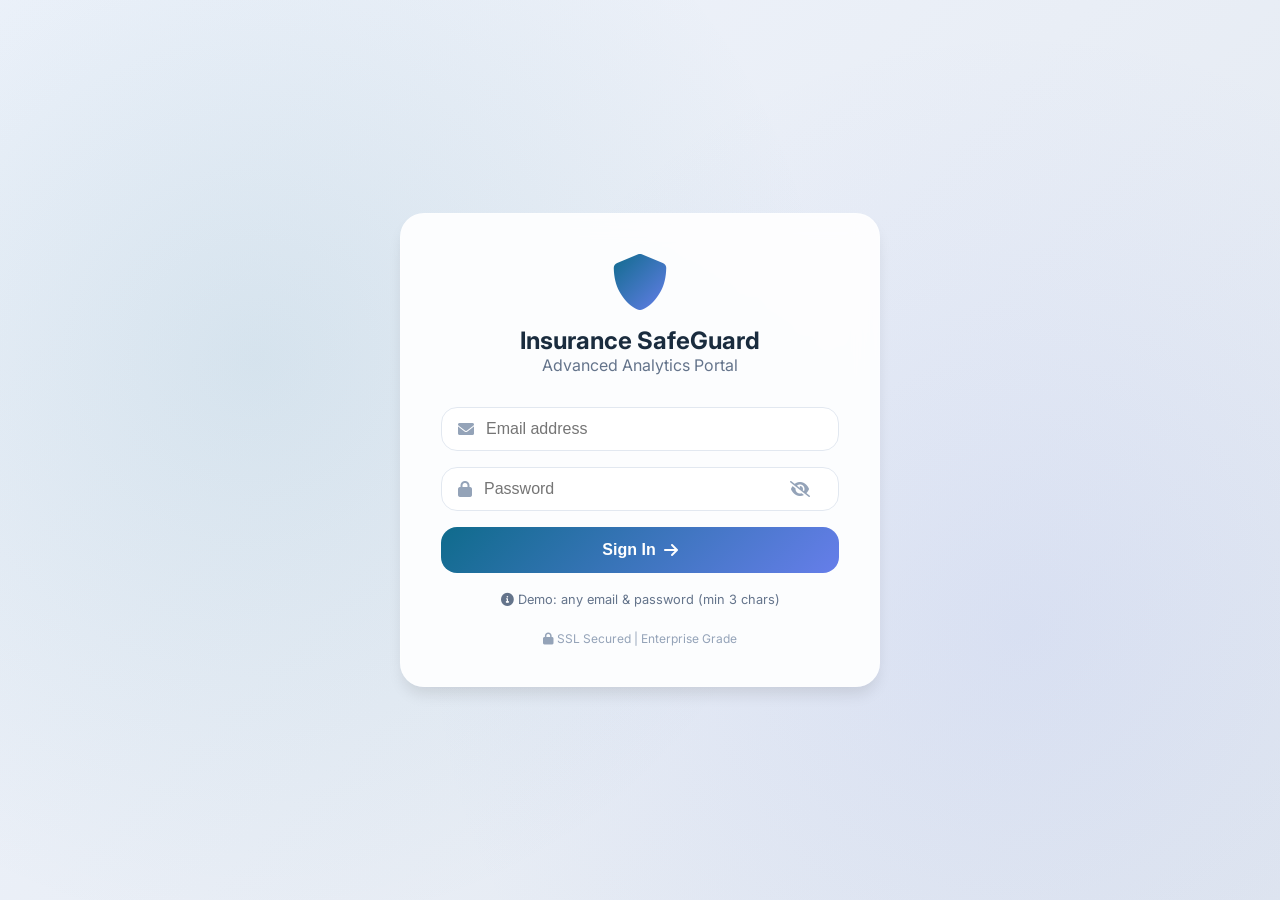
<file: index.html>
<!DOCTYPE html>
<html lang="en">
<head>
    <meta charset="UTF-8">
    <meta name="viewport" content="width=device-width, initial-scale=1.0">
    <title>Insurance SafeGuard | Secure Portal</title>
    <link rel="stylesheet" href="style.css">
    <link href="https://fonts.googleapis.com/css2?family=Inter:opsz,wght@14..32,300;14..32,400;14..32,500;14..32,600;14..32,700;14..32,800&display=swap" rel="stylesheet">
    <link rel="stylesheet" href="https://cdnjs.cloudflare.com/ajax/libs/font-awesome/6.0.0-beta3/css/all.min.css">
</head>
<body class="login-body">
    <div class="particles-bg"></div>
    <div class="login-container">
        <div class="login-card glass-effect">
            <div class="login-header">
                <div class="logo-animation">
                    <i class="fas fa-shield-alt"></i>
                </div>
                <h2>Insurance SafeGuard</h2>
                <p>Advanced Analytics Portal</p>
            </div>
            <form id="loginForm">
                <div class="input-group">
                    <i class="fas fa-envelope"></i>
                    <input type="email" id="email" placeholder="Email address" required autocomplete="off">
                </div>
                <div class="input-group">
                    <i class="fas fa-lock"></i>
                    <input type="password" id="password" placeholder="Password" required>
                    <i class="fas fa-eye-slash toggle-password" style="cursor: pointer; margin-left: auto;"></i>
                </div>
                <button type="submit" class="login-btn">
                    <span>Sign In</span>
                    <i class="fas fa-arrow-right"></i>
                </button>
                <div class="demo-hint">
                    <i class="fas fa-info-circle"></i> Demo: any email & password (min 3 chars)
                </div>
            </form>
            <div class="security-badge">
                <i class="fas fa-lock"></i> SSL Secured | Enterprise Grade
            </div>
        </div>
    </div>
    <script src="script.js"></script>
</body>
</html>
</file>
<file: style.css>
/* ===== RESET & GLOBAL ===== */
* {
    margin: 0;
    padding: 0;
    box-sizing: border-box;
}

:root {
    --primary: #0f6b8c;
    --primary-dark: #0a4e68;
    --primary-light: #3ec1e0;
    --secondary: #667eea;
    --accent: #764ba2;
    --dark: #1a2c3e;
    --light: #f8fafc;
    --success: #10b981;
    --warning: #f59e0b;
    --danger: #ef4444;
    --glass-bg: rgba(255, 255, 255, 0.9);
    --glass-border: rgba(255, 255, 255, 0.2);
    --shadow-sm: 0 4px 6px -1px rgba(0, 0, 0, 0.1);
    --shadow-md: 0 10px 15px -3px rgba(0, 0, 0, 0.1);
    --shadow-lg: 0 20px 25px -5px rgba(0, 0, 0, 0.1);
    --shadow-xl: 0 25px 50px -12px rgba(0, 0, 0, 0.25);
}

body {
    font-family: 'Inter', sans-serif;
    background: linear-gradient(135deg, #f0f4fc 0%, #e2e8f0 100%);
    min-height: 100vh;
    color: var(--dark);
    transition: background 0.3s, color 0.3s;
}

body.dark-mode {
    background: linear-gradient(135deg, #0f172a 0%, #1e293b 100%);
    color: #f1f5f9;
}

body.dark-mode .glass-effect {
    background: rgba(30, 41, 59, 0.85);
    backdrop-filter: blur(12px);
    border: 1px solid rgba(255, 255, 255, 0.1);
}

/* ===== GLASS EFFECT ===== */
.glass-effect {
    background: var(--glass-bg);
    backdrop-filter: blur(12px);
    border-radius: 1.5rem;
    border: 1px solid var(--glass-border);
    box-shadow: var(--shadow-md);
}

/* ===== LOGIN PAGE ===== */
.login-body {
    min-height: 100vh;
    display: flex;
    align-items: center;
    justify-content: center;
    position: relative;
    overflow: hidden;
}

.particles-bg {
    position: absolute;
    width: 100%;
    height: 100%;
    background: radial-gradient(circle at 20% 40%, rgba(15,107,140,0.1) 0%, transparent 50%),
                radial-gradient(circle at 80% 70%, rgba(102,126,234,0.1) 0%, transparent 50%);
}

.login-container {
    width: 100%;
    display: flex;
    justify-content: center;
    align-items: center;
    padding: 1.5rem;
    z-index: 1;
}

.login-card {
    max-width: 480px;
    width: 100%;
    padding: 2.5rem;
    animation: fadeInUp 0.6s ease;
}

@keyframes fadeInUp {
    from {
        opacity: 0;
        transform: translateY(30px);
    }
    to {
        opacity: 1;
        transform: translateY(0);
    }
}

.logo-animation {
    animation: pulse 2s infinite;
}

@keyframes pulse {
    0%, 100% { transform: scale(1); }
    50% { transform: scale(1.05); }
}

.login-header {
    text-align: center;
    margin-bottom: 2rem;
}

.login-header i {
    font-size: 3.5rem;
    background: linear-gradient(135deg, var(--primary), var(--secondary));
    -webkit-background-clip: text;
    background-clip: text;
    color: transparent;
}

.login-header h2 {
    margin-top: 1rem;
    font-weight: 700;
}

.login-header p {
    color: #64748b;
}

.input-group {
    display: flex;
    align-items: center;
    background: rgba(255, 255, 255, 0.9);
    border-radius: 1rem;
    margin-bottom: 1rem;
    padding: 0.75rem 1rem;
    border: 1px solid #e2e8f0;
    transition: all 0.3s;
}

.input-group:focus-within {
    border-color: var(--primary);
    box-shadow: 0 0 0 3px rgba(15,107,140,0.1);
}

.input-group i {
    color: #94a3b8;
    margin-right: 0.75rem;
}

.input-group input {
    border: none;
    background: transparent;
    width: 100%;
    font-size: 1rem;
    outline: none;
    font-weight: 500;
}

.login-btn {
    width: 100%;
    background: linear-gradient(135deg, var(--primary), var(--secondary));
    color: white;
    border: none;
    padding: 0.9rem;
    border-radius: 1rem;
    font-size: 1rem;
    font-weight: 600;
    cursor: pointer;
    transition: all 0.3s;
    display: flex;
    align-items: center;
    justify-content: center;
    gap: 0.5rem;
}

.login-btn:hover {
    transform: translateY(-2px);
    box-shadow: var(--shadow-lg);
}

.demo-hint {
    text-align: center;
    font-size: 0.8rem;
    margin-top: 1.2rem;
    color: #64748b;
}

.security-badge {
    text-align: center;
    margin-top: 1.5rem;
    font-size: 0.75rem;
    color: #94a3b8;
}

/* ===== NAVBAR ===== */
.navbar {
    padding: 1rem 2rem;
    display: flex;
    justify-content: space-between;
    align-items: center;
    position: sticky;
    top: 0;
    z-index: 100;
    margin: 1rem;
    background: rgba(255, 255, 255, 0.95);
}

.nav-brand {
    font-size: 1.5rem;
    font-weight: 800;
}

.nav-brand i {
    color: var(--primary);
    margin-right: 0.5rem;
}

.highlight {
    color: var(--primary);
}

.theme-toggle {
    cursor: pointer;
    font-size: 1.2rem;
    padding: 0.5rem;
    border-radius: 50%;
    transition: all 0.3s;
}

.theme-toggle:hover {
    background: rgba(0, 0, 0, 0.05);
}

.nav-links {
    display: flex;
    gap: 1.5rem;
    align-items: center;
}

.nav-links a {
    text-decoration: none;
    color: inherit;
    font-weight: 500;
    transition: all 0.3s;
    display: flex;
    align-items: center;
    gap: 0.5rem;
    padding: 0.5rem 1rem;
    border-radius: 0.75rem;
}

.nav-links a:hover, .nav-links a.active {
    background: var(--primary);
    color: white;
}

.menu-toggle {
    display: none;
    font-size: 1.5rem;
    cursor: pointer;
}

/* ===== DASHBOARD STYLES ===== */
.dashboard-main {
    max-width: 1600px;
    margin: 0 auto;
    padding: 1rem 2rem;
}

.dashboard-header {
    display: flex;
    justify-content: space-between;
    align-items: center;
    margin-bottom: 2rem;
    flex-wrap: wrap;
    gap: 1rem;
}

.dashboard-header h1 {
    font-size: 1.8rem;
    font-weight: 700;
}

.date-time {
    font-size: 0.9rem;
    color: #64748b;
}

/* KPI Grid */
.kpi-grid {
    display: grid;
    grid-template-columns: repeat(auto-fit, minmax(220px, 1fr));
    gap: 1.5rem;
    margin-bottom: 2rem;
}

.kpi-card {
    padding: 1.5rem;
    display: flex;
    align-items: center;
    justify-content: space-between;
    transition: transform 0.3s;
}

.kpi-card:hover {
    transform: translateY(-5px);
}

.kpi-icon {
    width: 50px;
    height: 50px;
    background: linear-gradient(135deg, var(--primary), var(--secondary));
    border-radius: 1rem;
    display: flex;
    align-items: center;
    justify-content: center;
}

.kpi-icon i {
    font-size: 1.5rem;
    color: white;
}

.kpi-info {
    flex: 1;
    margin-left: 1rem;
}

.kpi-value {
    font-size: 1.8rem;
    font-weight: 800;
    display: block;
}

.kpi-label {
    font-size: 0.8rem;
    color: #64748b;
}

.kpi-trend {
    font-size: 0.8rem;
    font-weight: 600;
}

.kpi-trend.positive {
    color: var(--success);
}

.kpi-trend.negative {
    color: var(--danger);
}

/* Charts Row */
.charts-row {
    display: grid;
    grid-template-columns: repeat(auto-fit, minmax(450px, 1fr));
    gap: 1.5rem;
    margin-bottom: 1.5rem;
}

.chart-card {
    padding: 1.5rem;
}

.chart-card h3 {
    margin-bottom: 1rem;
    font-size: 1.1rem;
}

/* Cognos Section */
.cognos-section {
    margin: 2rem 0;
    padding: 2rem;
}

.cognos-content {
    display: flex;
    justify-content: space-between;
    align-items: center;
    flex-wrap: wrap;
    gap: 2rem;
}

.cognos-icon {
    font-size: 2.5rem;
    color: var(--primary);
    margin-bottom: 1rem;
}

.cognos-btn {
    background: linear-gradient(135deg, var(--primary), var(--secondary));
    color: white;
    border: none;
    padding: 0.8rem 1.5rem;
    border-radius: 2rem;
    font-weight: 600;
    cursor: pointer;
    margin-top: 1rem;
    transition: all 0.3s;
}

.cognos-btn:hover {
    transform: translateX(5px);
}

.cognos-preview i {
    font-size: 2.5rem;
    margin: 0 0.5rem;
    color: var(--primary-light);
}

/* Data Table */
.data-table {
    padding: 1.5rem;
    margin-top: 1rem;
}

.table-wrapper {
    overflow-x: auto;
}

table {
    width: 100%;
    border-collapse: collapse;
}

th, td {
    padding: 1rem;
    text-align: left;
    border-bottom: 1px solid #e2e8f0;
}

th {
    font-weight: 600;
    color: var(--primary);
}

.status-badge {
    padding: 0.25rem 0.75rem;
    border-radius: 1rem;
    font-size: 0.8rem;
    font-weight: 600;
}

.status-settled {
    background: #d1fae5;
    color: #065f46;
}

.status-pending {
    background: #fed7aa;
    color: #92400e;
}

.status-rejected {
    background: #fee2e2;
    color: #991b1b;
}

.fraud-icon {
    color: var(--danger);
}

.safe-icon {
    color: var(--success);
}

/* ===== HOME PAGE ENHANCED ===== */
.hero-enhanced {
    display: flex;
    align-items: center;
    justify-content: space-between;
    flex-wrap: wrap;
    gap: 3rem;
    padding: 3rem 2rem;
    max-width: 1400px;
    margin: 0 auto;
}

.hero-content {
    flex: 1;
}

.hero-badge {
    display: inline-block;
    background: linear-gradient(135deg, var(--primary), var(--secondary));
    color: white;
    padding: 0.3rem 1rem;
    border-radius: 2rem;
    font-size: 0.8rem;
    margin-bottom: 1rem;
}

.hero-content h1 {
    font-size: 3rem;
    font-weight: 800;
    margin-bottom: 1rem;
}

.gradient-text {
    background: linear-gradient(135deg, var(--primary), var(--secondary));
    -webkit-background-clip: text;
    background-clip: text;
    color: transparent;
}

.hero-content p {
    font-size: 1.1rem;
    color: #64748b;
    margin-bottom: 2rem;
    line-height: 1.6;
}

.hero-buttons {
    display: flex;
    gap: 1rem;
    margin-bottom: 2rem;
    flex-wrap: wrap;
}

.btn-primary, .btn-secondary {
    padding: 0.8rem 1.5rem;
    border-radius: 2rem;
    text-decoration: none;
    font-weight: 600;
    transition: all 0.3s;
    display: inline-flex;
    align-items: center;
    gap: 0.5rem;
}

.btn-primary {
    background: linear-gradient(135deg, var(--primary), var(--secondary));
    color: white;
}

.btn-primary:hover {
    transform: translateY(-2px);
    box-shadow: var(--shadow-lg);
}

.btn-secondary {
    background: rgba(0, 0, 0, 0.05);
    color: var(--dark);
}

.hero-stats {
    display: flex;
    gap: 2rem;
}

.hero-stats div span {
    font-size: 1.5rem;
    font-weight: 800;
    color: var(--primary);
}

.hero-visual {
    flex: 1;
    position: relative;
    min-height: 400px;
}

.floating-card {
    position: absolute;
    padding: 1rem 1.5rem;
    display: flex;
    align-items: center;
    gap: 0.5rem;
    animation: float 3s ease-in-out infinite;
}

.floating-card:nth-child(1) { top: 10%; left: 10%; animation-delay: 0s; }
.floating-card:nth-child(2) { top: 40%; right: 10%; animation-delay: 0.5s; }
.floating-card:nth-child(3) { bottom: 10%; left: 20%; animation-delay: 1s; }

@keyframes float {
    0%, 100% { transform: translateY(0); }
    50% { transform: translateY(-10px); }
}

.dashboard-preview {
    position: absolute;
    top: 50%;
    left: 50%;
    transform: translate(-50%, -50%);
    width: 200px;
    height: 200px;
    background: linear-gradient(135deg, var(--primary), var(--secondary));
    border-radius: 2rem;
    display: flex;
    align-items: center;
    justify-content: center;
    gap: 1rem;
    opacity: 0.8;
}

.dashboard-preview i {
    font-size: 2.5rem;
    color: white;
}

/* Features Section */
.features-enhanced {
    padding: 4rem 2rem;
    text-align: center;
    background: rgba(0, 0, 0, 0.02);
}

.features-enhanced h2 {
    font-size: 2rem;
    margin-bottom: 2rem;
}

.features-grid {
    display: grid;
    grid-template-columns: repeat(auto-fit, minmax(280px, 1fr));
    gap: 2rem;
    max-width: 1400px;
    margin: 0 auto;
}

.feature-card-enhanced {
    padding: 2rem;
    text-align: center;
    transition: all 0.3s;
}

.feature-card-enhanced:hover {
    transform: translateY(-10px);
}

.feature-icon {
    width: 70px;
    height: 70px;
    background: linear-gradient(135deg, var(--primary), var(--secondary));
    border-radius: 1.5rem;
    display: flex;
    align-items: center;
    justify-content: center;
    margin: 0 auto 1rem;
}

.feature-icon i {
    font-size: 2rem;
    color: white;
}

/* CTA Section */
.cta-section {
    padding: 4rem 2rem;
    max-width: 1000px;
    margin: 0 auto;
}

.cta-content {
    text-align: center;
    padding: 3rem;
}

.cta-content h3 {
    font-size: 1.8rem;
    margin-bottom: 1rem;
}

/* About Page */
.about-hero {
    text-align: center;
    padding: 3rem 2rem;
}

.about-hero h1 {
    font-size: 2.5rem;
    margin-bottom: 1rem;
}

.about-grid-enhanced {
    display: grid;
    grid-template-columns: repeat(auto-fit, minmax(300px, 1fr));
    gap: 2rem;
    max-width: 1400px;
    margin: 2rem auto;
    padding: 0 2rem;
}

.about-card {
    padding: 2rem;
    text-align: center;
    transition: all 0.3s;
}

.about-card:hover {
    transform: translateY(-5px);
}

.about-card i {
    font-size: 2.5rem;
    color: var(--primary);
    margin-bottom: 1rem;
}

.stats-showcase {
    display: flex;
    justify-content: space-around;
    flex-wrap: wrap;
    gap: 2rem;
    max-width: 1000px;
    margin: 3rem auto;
    padding: 2rem;
    text-align: center;
}

.stats-showcase div span {
    font-size: 2.5rem;
    font-weight: 800;
    color: var(--primary);
}

/* Contact Page */
.contact-wrapper {
    display: grid;
    grid-template-columns: repeat(auto-fit, minmax(400px, 1fr));
    gap: 2rem;
    max-width: 1400px;
    margin: 2rem auto;
    padding: 0 2rem;
}

.contact-info-enhanced, .contact-form-enhanced {
    padding: 2rem;
}

.contact-details-enhanced div {
    margin: 1rem 0;
    display: flex;
    align-items: center;
    gap: 1rem;
}

.business-hours {
    margin: 1.5rem 0;
    padding-top: 1rem;
    border-top: 1px solid #e2e8f0;
}

.social-icons-enhanced {
    display: flex;
    gap: 1rem;
    margin-top: 1.5rem;
}

.social-icons-enhanced a {
    width: 40px;
    height: 40px;
    background: rgba(0, 0, 0, 0.05);
    border-radius: 50%;
    display: flex;
    align-items: center;
    justify-content: center;
    transition: all 0.3s;
    color: var(--dark);
}

.social-icons-enhanced a:hover {
    background: var(--primary);
    color: white;
    transform: translateY(-3px);
}

.form-row {
    display: grid;
    grid-template-columns: 1fr 1fr;
    gap: 1rem;
}

.contact-form-enhanced input, .contact-form-enhanced textarea {
    width: 100%;
    padding: 0.8rem;
    margin-bottom: 1rem;
    border: 1px solid #e2e8f0;
    border-radius: 0.75rem;
    font-family: inherit;
    background: rgba(255, 255, 255, 0.8);
}

.contact-form-enhanced button {
    width: 100%;
}

/* Footer */
.footer {
    text-align: center;
    padding: 1.5rem;
    color: #64748b;
    font-size: 0.8rem;
    margin-top: 2rem;
}

/* Responsive */
@media (max-width: 768px) {
    .nav-links {
        display: none;
        flex-direction: column;
        position: absolute;
        top: 70px;
        left: 1rem;
        right: 1rem;
        background: white;
        padding: 1rem;
        border-radius: 1rem;
        box-shadow: var(--shadow-lg);
    }
    
    .nav-links.show {
        display: flex;
    }
    
    .menu-toggle {
        display: block;
    }
    
    .hero-content h1 {
        font-size: 2rem;
    }
    
    .charts-row {
        grid-template-columns: 1fr;
    }
    
    .form-row {
        grid-template-columns: 1fr;
    }
    
    .kpi-grid {
        grid-template-columns: repeat(auto-fit, minmax(180px, 1fr));
    }
}
</file>
